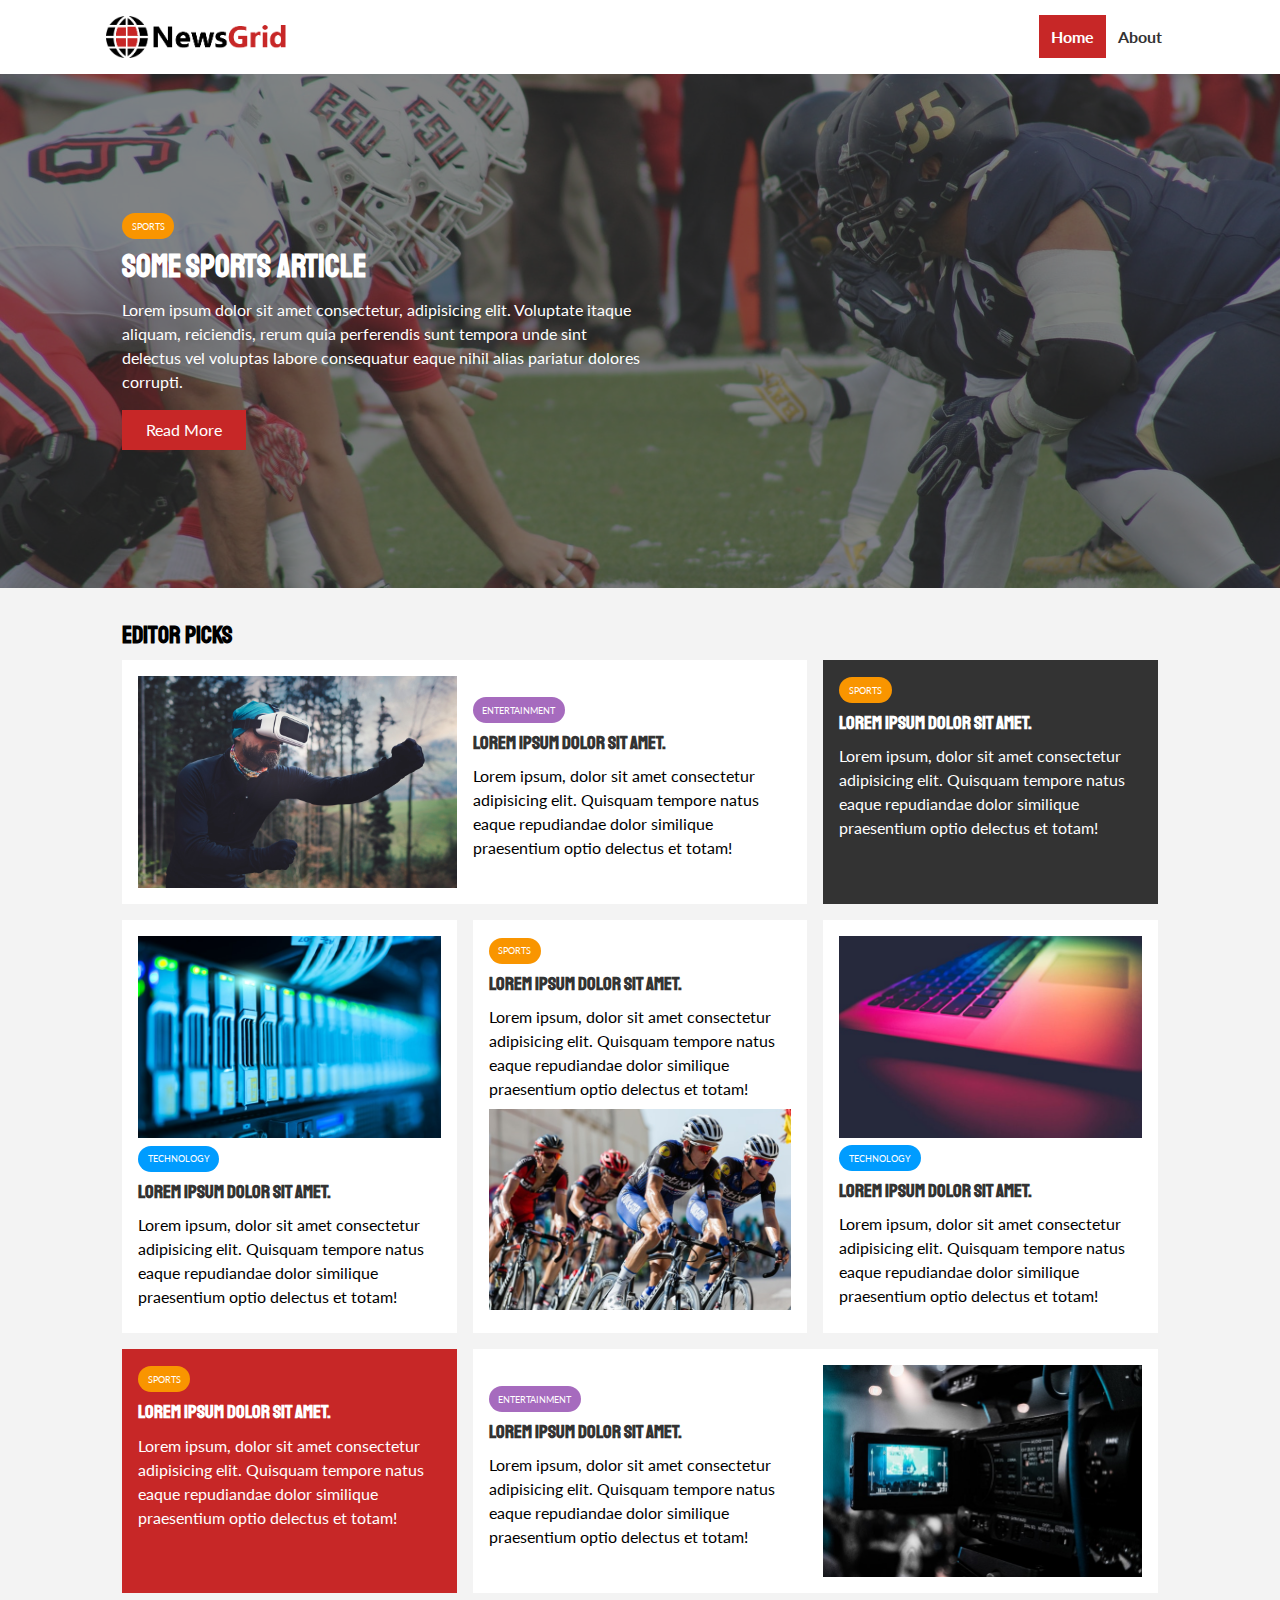
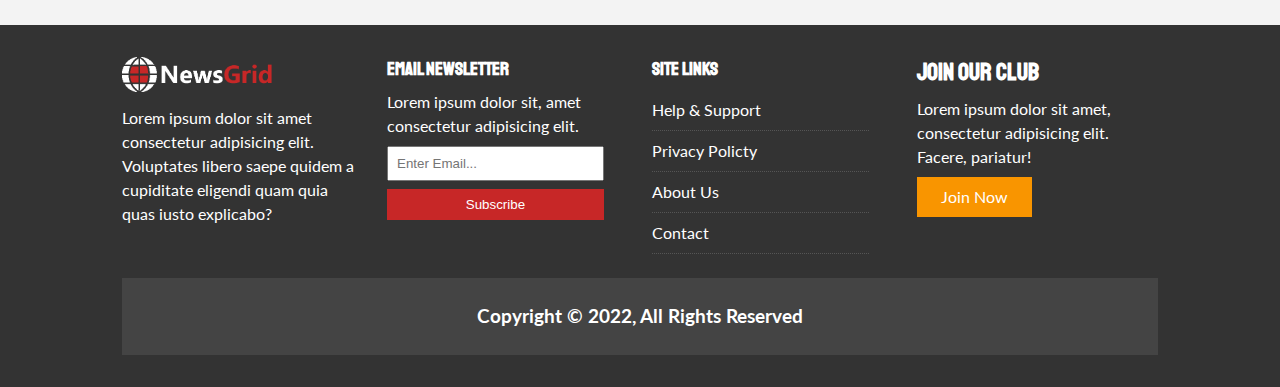
<file: news-grid/index.html>
<!DOCTYPE html>
<html lang="en">
  <head>
    <meta charset="UTF-8" />
    <meta http-equiv="X-UA-Compatible" content="IE=edge" />
    <meta name="viewport" content="width=device-width, initial-scale=1.0" />
    <link
      rel="stylesheet"
      href="https://cdnjs.cloudflare.com/ajax/libs/font-awesome/5.13.0/css/all.min.css"
      integrity="sha256-h20CPZ0QyXlBuAw7A+KluUYx/3pK+c7lYEpqLTlxjYQ="
      crossorigin="anonymous"
    />
    <link
      href="https://fonts.googleapis.com/css2?family=Lato:wght@300&family=M+PLUS+Rounded+1c&family=Roboto:wght@300&family=Staatliches&display=swap"
      rel="stylesheet"
    />
    <link rel="stylesheet" href="css/style.css" />
    <link
      rel="stylesheet"
      media="screen and (max-width:768px"
      href="css/mobile.css"
    />
    <link rel="shortcut icon" type="image/x-icon" href="favicon.ico" />

    <title>News Grid | Latest News</title>
  </head>
  <body>
    <nav class="main-nav">
      <div class="container">
        <img src="img/logo.png" alt="NewsGrid" class="logo" />
        <div class="social">
          <a href="http://facebook.com"
            ><i class="fab fa-facebook fa-2x" target="_blank"></i
          ></a>
          <a href="http://twitter.com"
            ><i class="fab fa-twitter fa-2x" target="_blank"></i
          ></a>
          <a href="http://instagram.com"
            ><i class="fab fa-instagram fa-2x" target="_blank"></i
          ></a>
          <a href="http://youtube.com"
            ><i class="fab fa-youtube fa-2x" target="_blank"></i
          ></a>
        </div>
        <ul>
          <li><a class="current" href="index.html">Home</a></li>
          <li><a href="about.html">About</a></li>
        </ul>
      </div>
    </nav>

    <!-- Showcase -->
    <header class="showcase">
      <div class="container">
        <div class="showcase-container">
          <div class="showcase-content">
            <div class="category category-sports">Sports</div>
            <h1>Some Sports Article</h1>
            <p>
              Lorem ipsum dolor sit amet consectetur, adipisicing elit.
              Voluptate itaque aliquam, reiciendis, rerum quia perferendis sunt
              tempora unde sint delectus vel voluptas labore consequatur eaque
              nihil alias pariatur dolores corrupti.
            </p>
            <a href="article.html" class="btn btn-primary">Read More</a>
          </div>
        </div>
      </div>
    </header>

    <!-- Home Articles -->
    <section class="home-articles py-2">
      <div class="container">
        <h2>Editor Picks</h2>
        <div class="articles-container">
          <article class="card">
            <img src="img/articles/ent1.jpg" alt="" />
            <div>
              <div class="category category-ent">Entertainment</div>
              <h3><a href="article.html">Lorem ipsum dolor sit amet.</a></h3>
              <p>
                Lorem ipsum, dolor sit amet consectetur adipisicing elit.
                Quisquam tempore natus eaque repudiandae dolor similique
                praesentium optio delectus et totam!
              </p>
            </div>
          </article>
          <article class="card bg-dark">
            <div class="category category-sports">Sports</div>
            <h3><a href="article.html">Lorem ipsum dolor sit amet.</a></h3>
            <p>
              Lorem ipsum, dolor sit amet consectetur adipisicing elit. Quisquam
              tempore natus eaque repudiandae dolor similique praesentium optio
              delectus et totam!
            </p>
          </article>
          <article class="card">
            <img src="img/articles/tech1.jpg" alt="" />
            <div class="category category-tech">Technology</div>
            <h3><a href="article.html">Lorem ipsum dolor sit amet.</a></h3>
            <p>
              Lorem ipsum, dolor sit amet consectetur adipisicing elit. Quisquam
              tempore natus eaque repudiandae dolor similique praesentium optio
              delectus et totam!
            </p>
          </article>
          <article class="card">
            <div class="category category-sports">Sports</div>
            <h3><a href="article.html">Lorem ipsum dolor sit amet.</a></h3>
            <p>
              Lorem ipsum, dolor sit amet consectetur adipisicing elit. Quisquam
              tempore natus eaque repudiandae dolor similique praesentium optio
              delectus et totam!
            </p>
            <img src="img/articles/sports1.jpg" alt="" />
          </article>
          <article class="card">
            <img src="img/articles/tech2.jpg" alt="" />
            <div class="category category-tech">Technology</div>
            <h3><a href="article.html">Lorem ipsum dolor sit amet.</a></h3>
            <p>
              Lorem ipsum, dolor sit amet consectetur adipisicing elit. Quisquam
              tempore natus eaque repudiandae dolor similique praesentium optio
              delectus et totam!
            </p>
          </article>
          <article class="card bg-primary">
            <div class="category category-sports">Sports</div>
            <h3><a href="article.html">Lorem ipsum dolor sit amet.</a></h3>
            <p>
              Lorem ipsum, dolor sit amet consectetur adipisicing elit. Quisquam
              tempore natus eaque repudiandae dolor similique praesentium optio
              delectus et totam!
            </p>
          </article>
          <article class="card">
            <div>
              <div class="category category-ent">Entertainment</div>
              <h3><a href="article.html">Lorem ipsum dolor sit amet.</a></h3>
              <p>
                Lorem ipsum, dolor sit amet consectetur adipisicing elit.
                Quisquam tempore natus eaque repudiandae dolor similique
                praesentium optio delectus et totam!
              </p>
            </div>
            <img src="img/articles/ent2.jpg" alt="" />
          </article>
        </div>
      </div>
    </section>

    <!-- Footer -->
    <footer class="main-footer py-2">
      <div class="container footer-container">
        <div>
          <img src="img/logo_light.png" alt="NewsGrid" />
          <p>
            Lorem ipsum dolor sit amet consectetur adipisicing elit. Voluptates
            libero saepe quidem a cupiditate eligendi quam quia quas iusto
            explicabo?
          </p>
        </div>
        <div>
          <h3>Email Newsletter</h3>
          <p>Lorem ipsum dolor sit, amet consectetur adipisicing elit.</p>
          <form>
            <input type="email" placeholder="Enter Email..." />
            <input type="submit" value="Subscribe" class="btn btn-primary" />
          </form>
        </div>
        <div>
          <h3>Site Links</h3>
          <ul class="list">
            <li><a href="#">Help & Support</a></li>
            <li><a href="#">Privacy Policty</a></li>
            <li><a href="#">About Us</a></li>
            <li><a href="#">Contact </a></li>
          </ul>
        </div>
        <div>
          <h2>Join Our Club</h2>
          <p>
            Lorem ipsum dolor sit amet, consectetur adipisicing elit. Facere,
            pariatur!
          </p>
          <a href="" class="btn btn-secondary">Join Now</a>
        </div>
        <div>
          <p>Copyright &copy; 2022, All Rights Reserved</p>
        </div>
      </div>
    </footer>
  </body>
</html>
</file>
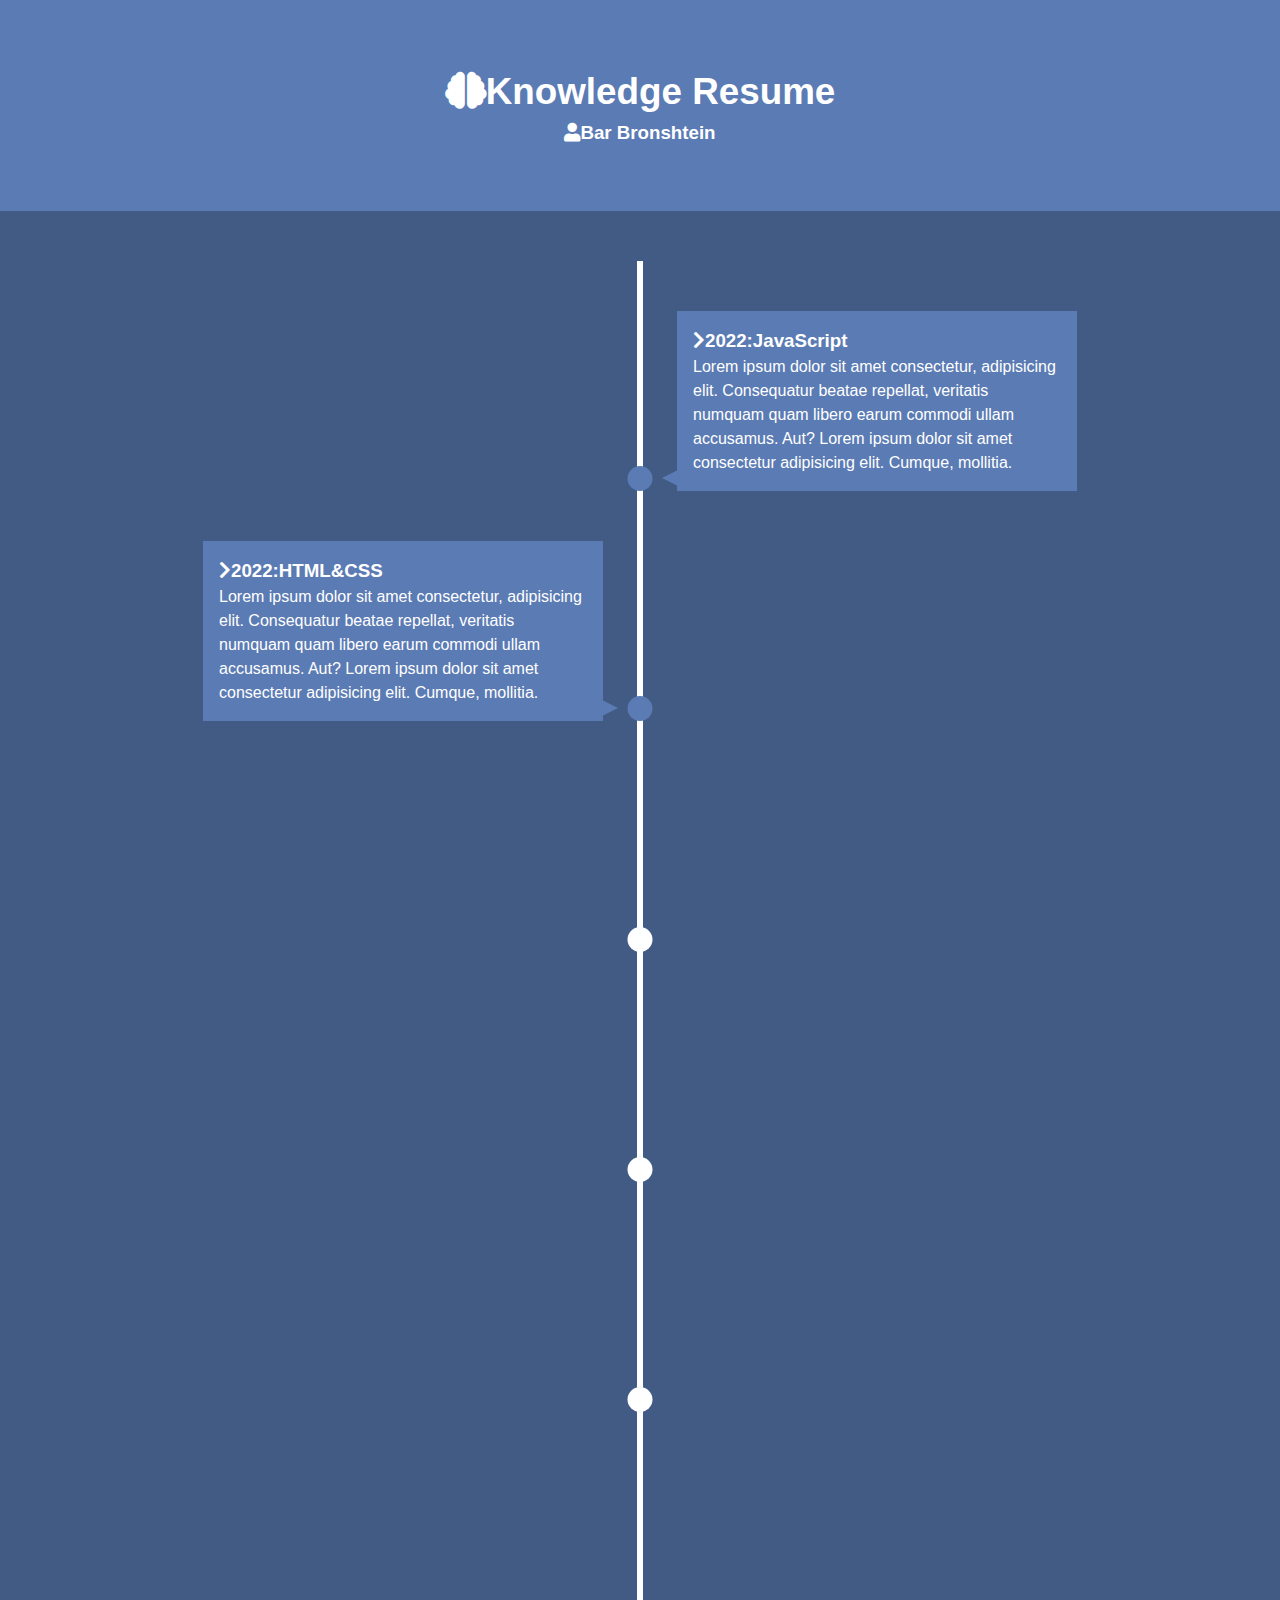
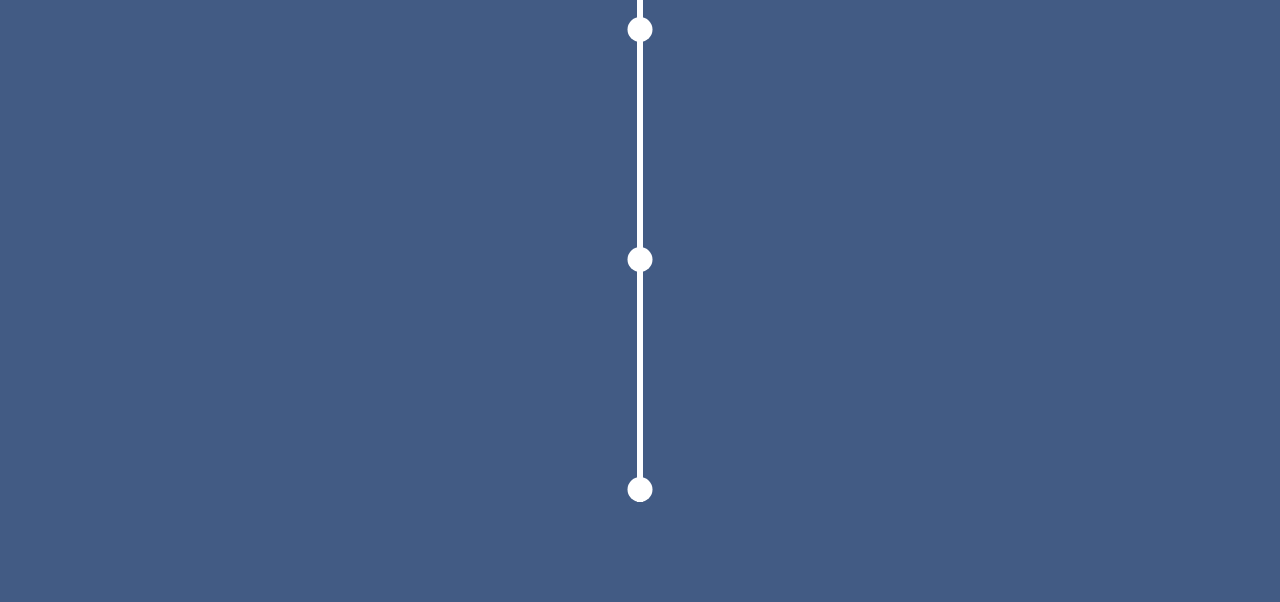
<file: mini-projects/knowledge-resume/index.html>
<!DOCTYPE html>
<html lang="en">
  <head>
    <meta charset="UTF-8" />
    <meta http-equiv="X-UA-Compatible" content="IE=edge" />
    <meta name="viewport" content="width=device-width, initial-scale=1.0" />
    <link
      rel="stylesheet"
      href="https://cdnjs.cloudflare.com/ajax/libs/font-awesome/5.8.2/css/all.css"
    />
    <link rel="stylesheet" href="style.css" />
    <title>Knowledge Timeline</title>
  </head>
  <body>
    <header class="main-header">
      <div class="container">
        <h1><i class="fas fa-brain"></i>Knowledge Resume</h1>
        <h3><i class="fas fa-user"></i>Bar Bronshtein</h3>
      </div>
    </header>
    <section class="timeline">
      <ul>
        <li>
          <div>
            <h3><i class="fas fa-chevron-right"></i>2022:JavaScript</h3>
            <p>
              Lorem ipsum dolor sit amet consectetur, adipisicing elit.
              Consequatur beatae repellat, veritatis numquam quam libero earum
              commodi ullam accusamus. Aut? Lorem ipsum dolor sit amet
              consectetur adipisicing elit. Cumque, mollitia.
            </p>
          </div>
        </li>
        <li>
          <div>
            <h3><i class="fas fa-chevron-right"></i>2022:HTML&CSS</h3>
            <p>
              Lorem ipsum dolor sit amet consectetur, adipisicing elit.
              Consequatur beatae repellat, veritatis numquam quam libero earum
              commodi ullam accusamus. Aut? Lorem ipsum dolor sit amet
              consectetur adipisicing elit. Cumque, mollitia.
            </p>
          </div>
        </li>
        <li>
          <div>
            <h3><i class="fas fa-chevron-right"></i>2022:Vue.js</h3>
            <p>
              Lorem ipsum dolor sit amet consectetur, adipisicing elit.
              Consequatur beatae repellat, veritatis numquam quam libero earum
              commodi ullam accusamus. Aut? Lorem ipsum dolor sit amet
              consectetur adipisicing elit. Cumque, mollitia.
            </p>
          </div>
        </li>
        <li>
          <div>
            <h3><i class="fas fa-chevron-right"></i>2022:NodeJs</h3>
            <p>
              Lorem ipsum dolor sit amet consectetur, adipisicing elit.
              Consequatur beatae repellat, veritatis numquam quam libero earum
              commodi ullam accusamus. Aut? Lorem ipsum dolor sit amet
              consectetur adipisicing elit. Cumque, mollitia.
            </p>
          </div>
        </li>

        <li>
          <div>
            <h3><i class="fas fa-chevron-right"></i>2022:Angular.js</h3>
            <p>
              Lorem ipsum dolor sit amet consectetur, adipisicing elit.
              Consequatur beatae repellat, veritatis numquam quam libero earum
              commodi ullam accusamus. Aut? Lorem ipsum dolor sit amet
              consectetur adipisicing elit. Cumque, mollitia.
            </p>
          </div>
        </li>
        <li>
          <div>
            <h3><i class="fas fa-chevron-right"></i>2022:React.js</h3>
            <p>
              Lorem ipsum dolor sit amet consectetur, adipisicing elit.
              Consequatur beatae repellat, veritatis numquam quam libero earum
              commodi ullam accusamus. Aut? Lorem ipsum dolor sit amet
              consectetur adipisicing elit. Cumque, mollitia.
            </p>
          </div>
        </li>
        <li>
          <div>
            <h3><i class="fas fa-chevron-right"></i>2022:jQuery & boostrap</h3>
            <p>
              Lorem ipsum dolor sit amet consectetur, adipisicing elit.
              Consequatur beatae repellat, veritatis numquam quam libero earum
              commodi ullam accusamus. Aut? Lorem ipsum dolor sit amet
              consectetur adipisicing elit. Cumque, mollitia.
            </p>
          </div>
        </li>
        <li>
          <div>
            <h3><i class="fas fa-chevron-right"></i>2022:MySQL & Mongodb</h3>
            <p>
              Lorem ipsum dolor sit amet consectetur, adipisicing elit.
              Consequatur beatae repellat, veritatis numquam quam libero earum
              commodi ullam accusamus. Aut? Lorem ipsum dolor sit amet
              consectetur adipisicing elit. Cumque, mollitia.
            </p>
          </div>
        </li>
      </ul>
    </section>
    <script src="main.js"></script>
  </body>
</html>
</file>
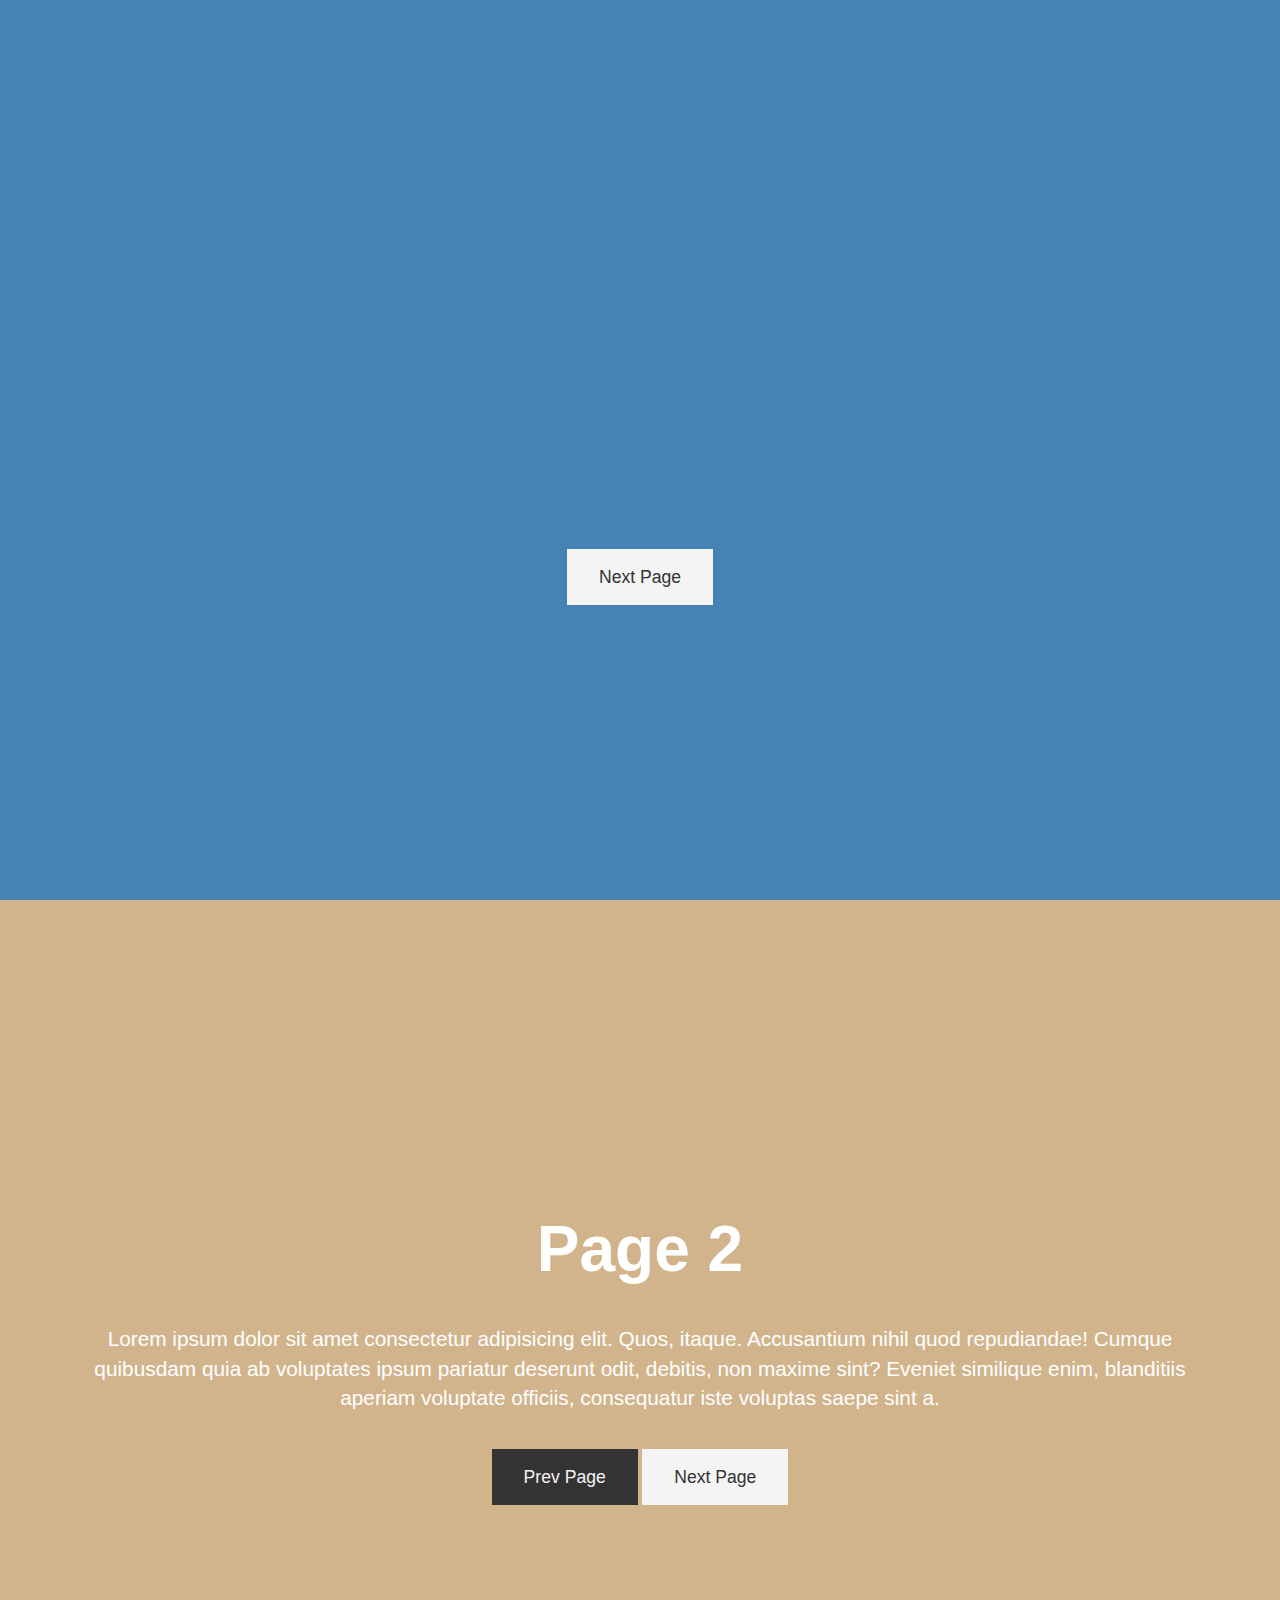
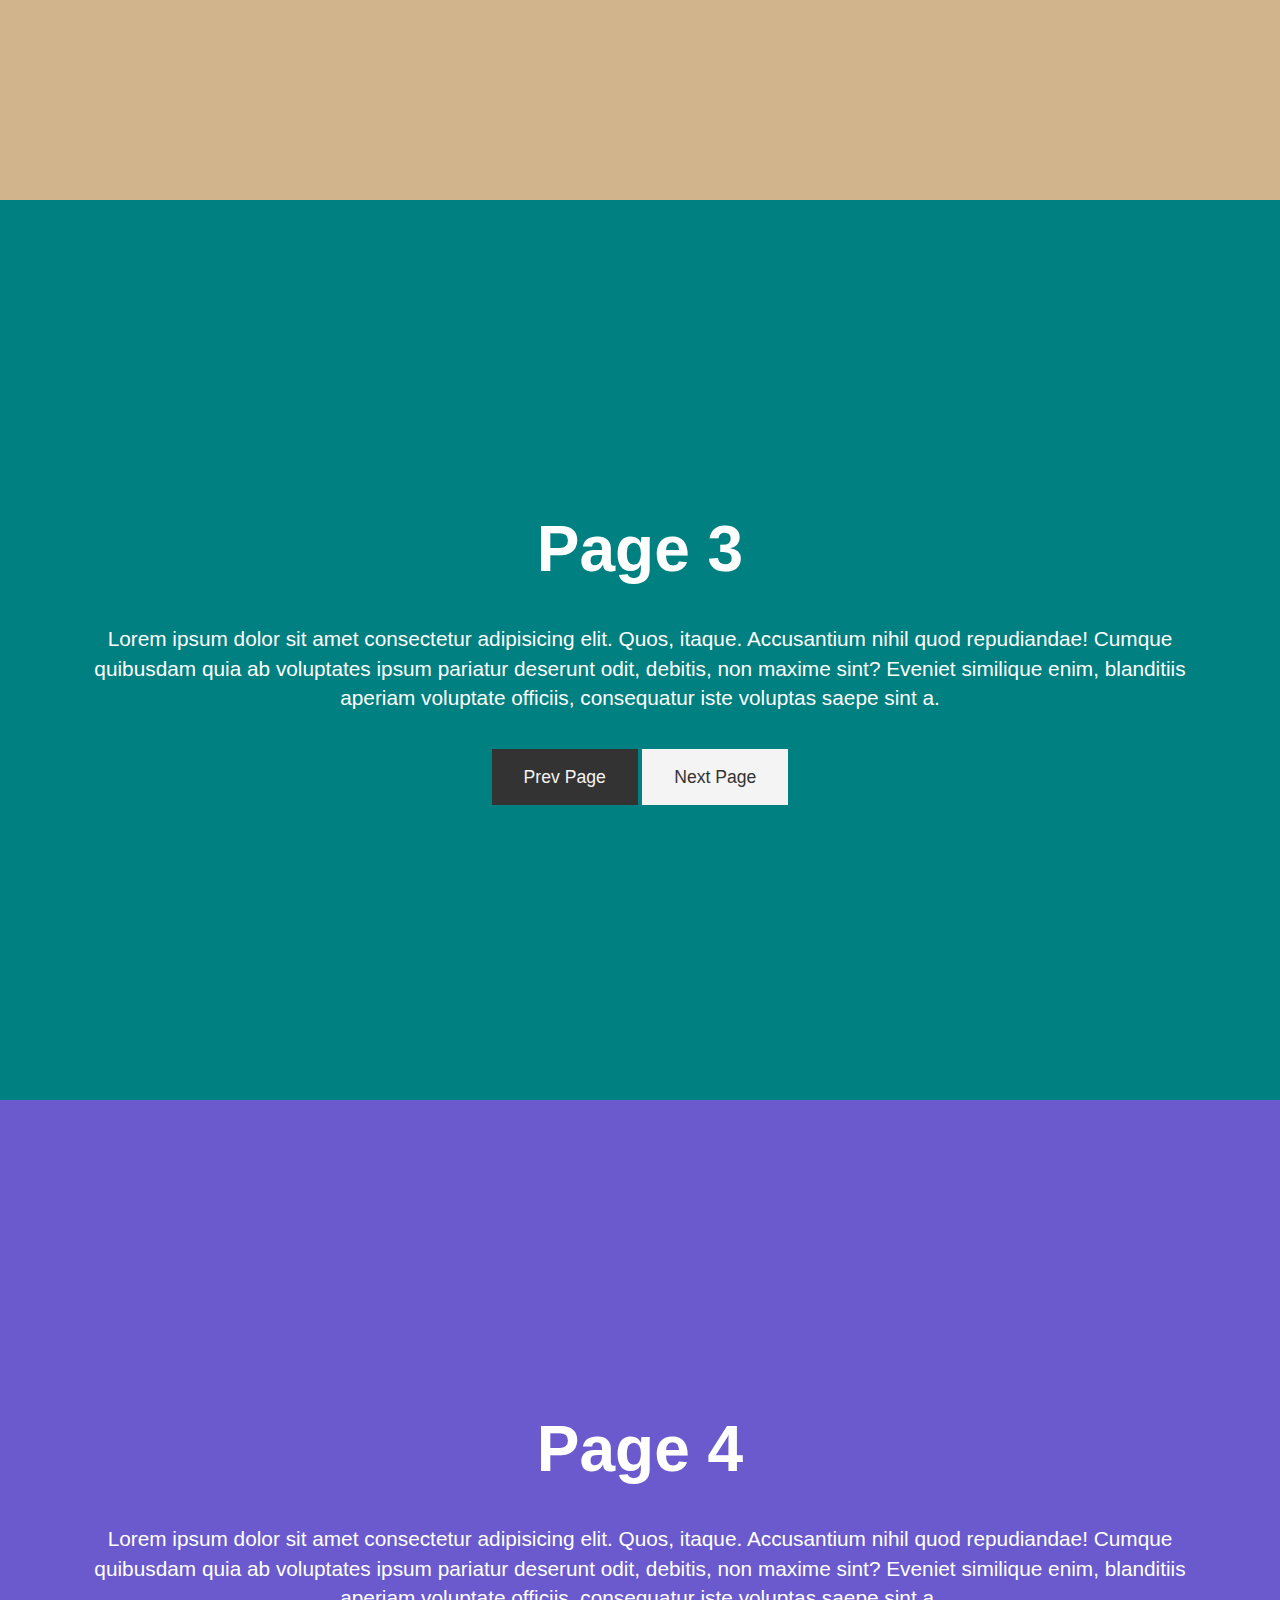
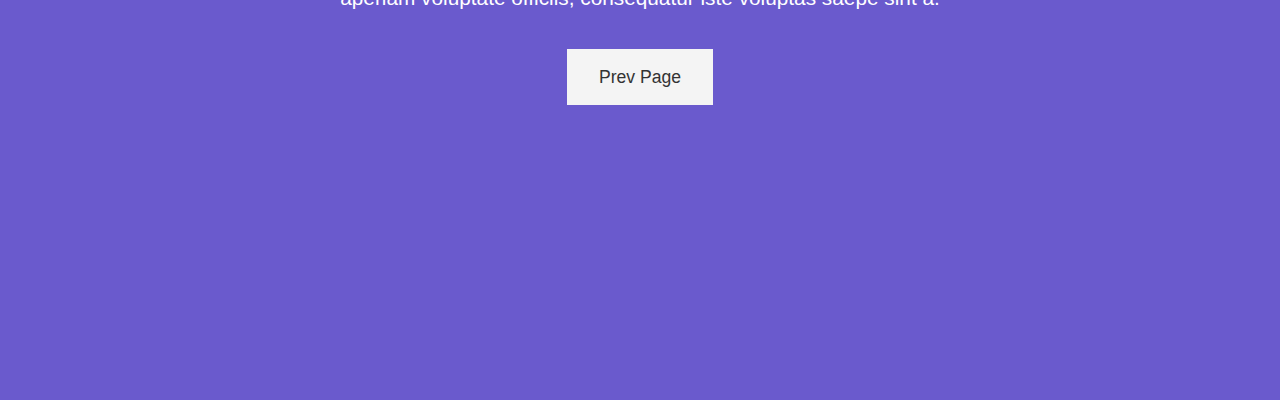
<file: mini-projects/Presentation/index.html>
<!DOCTYPE html>
<html lang="en">
  <head>
    <meta charset="UTF-8" />
    <meta http-equiv="X-UA-Compatible" content="IE=edge" />
    <meta name="viewport" content="width=device-width, initial-scale=1.0" />
    <link
      rel="stylesheet"
      href="https://use.fontawesome.com/releases/v5.6.3/css/all.css"
      integrity="sha384-UHRtZLI+pbxtHCWp1t77Bi1L4ZtiqrqD80Kn4Z8NTSRyMA2Fd33n5dQ8lWUE00s/"
      crossorigin="anonymous"
    />
    <link rel="stylesheet" href="css/style.css" />
    <title>Presentation</title>
  </head>
  <body>
    <!-- Page 1 - Intro -->
    <section id="page-1" class="page">
      <h1>Welcome To My Presentation</h1>
      <p>
        Lorem ipsum dolor sit amet consectetur adipisicing elit. Quos, itaque.
        Accusantium nihil quod repudiandae! Cumque quibusdam quia ab voluptates
        ipsum pariatur deserunt odit, debitis, non maxime sint? Eveniet
        similique enim, blanditiis aperiam voluptate officiis, consequatur iste
        voluptas saepe sint a.
      </p>
      <div>
        <a href="#page-2" class="btn">
          Next Page <i class="fas fa-arrow-circle-down"></i>
        </a>
      </div>
    </section>
    <!-- Page 2 -->
    <section id="page-2" class="page">
      <h1>Page 2</h1>
      <p>
        Lorem ipsum dolor sit amet consectetur adipisicing elit. Quos, itaque.
        Accusantium nihil quod repudiandae! Cumque quibusdam quia ab voluptates
        ipsum pariatur deserunt odit, debitis, non maxime sint? Eveniet
        similique enim, blanditiis aperiam voluptate officiis, consequatur iste
        voluptas saepe sint a.
      </p>
      <div>
        <a href="#page-1" class="btn btn-dark">
          Prev Page <i class="fas fa-arrow-circle-up"></i>
        </a>
        <a href="#page-3" class="btn">
          Next Page <i class="fas fa-arrow-circle-down"></i>
        </a>
      </div>
    </section>
    <!-- Page 3 -->
    <section id="page-3" class="page">
      <h1>Page 3</h1>
      <p>
        Lorem ipsum dolor sit amet consectetur adipisicing elit. Quos, itaque.
        Accusantium nihil quod repudiandae! Cumque quibusdam quia ab voluptates
        ipsum pariatur deserunt odit, debitis, non maxime sint? Eveniet
        similique enim, blanditiis aperiam voluptate officiis, consequatur iste
        voluptas saepe sint a.
      </p>
      <div>
        <a href="#page-2" class="btn btn-dark">
          Prev Page <i class="fas fa-arrow-circle-up"></i>
        </a>
        <a href="#page-4" class="btn">
          Next Page <i class="fas fa-arrow-circle-down"></i>
        </a>
      </div>
    </section>
    <!-- Page 4 -->
    <section id="page-4" class="page">
      <h1>Page 4</h1>
      <p>
        Lorem ipsum dolor sit amet consectetur adipisicing elit. Quos, itaque.
        Accusantium nihil quod repudiandae! Cumque quibusdam quia ab voluptates
        ipsum pariatur deserunt odit, debitis, non maxime sint? Eveniet
        similique enim, blanditiis aperiam voluptate officiis, consequatur iste
        voluptas saepe sint a.
      </p>
      <div>
        <a href="#page-3" class="btn">
          Prev Page <i class="fas fa-arrow-circle-up"></i>
        </a>
      </div>
    </section>
  </body>
</html>
</file>
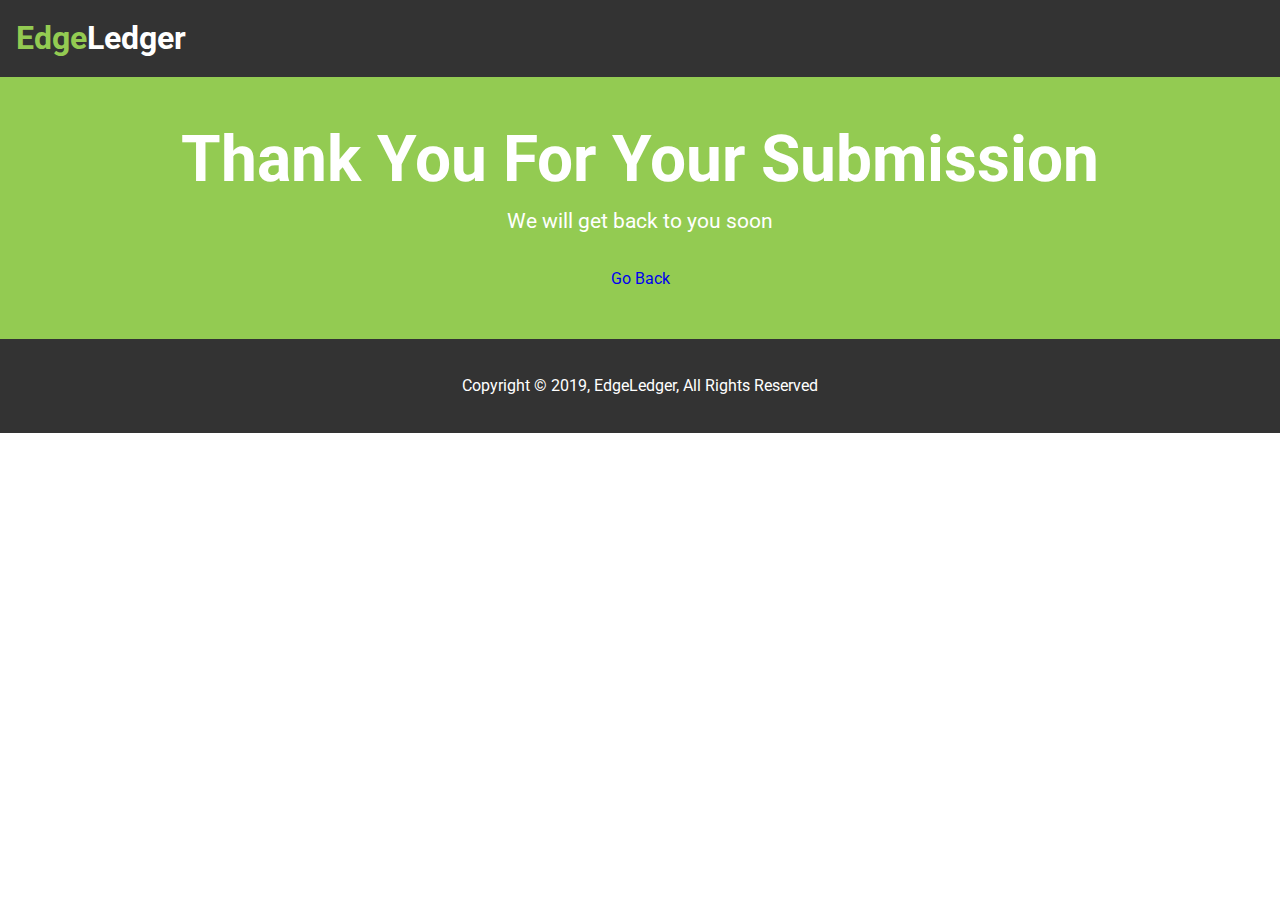
<file: edLedger/success.html>
<!DOCTYPE html>
<html lang="en">
<head>
  <meta charset="UTF-8">
  <meta name="viewport" content="width=device-width, initial-scale=1.0">
  <meta http-equiv="X-UA-Compatible" content="ie=edge">
  <link rel="stylesheet" href="https://use.fontawesome.com/releases/v5.6.3/css/all.css" integrity="sha384-UHRtZLI+pbxtHCWp1t77Bi1L4ZtiqrqD80Kn4Z8NTSRyMA2Fd33n5dQ8lWUE00s/" crossorigin="anonymous">
  <link rel="stylesheet" href="css/style.css">
  <link rel="stylesheet" media="screen and (max-width: 768px)" href="css/mobile.css">
  <link rel="stylesheet" media="screen and (min-width: 1100px)" href="css/widescreen.css">
  <title>EdgeLedger Financial | Accounting & Investment</title>
</head>
<body>
  <!-- Navbar -->
  <nav id="navbar">
    <h1 class="logo">
      <span class="text-primary">
        <i class="fas fa-book-open"></i> Edge</span>Ledger
    </h1>
  </nav>

  <section id="success" class="bg-primary py-3 text-center">
      <div class="container">
          <h1 class="l-heading">Thank You For Your Submission</h2>
            <p class="lead">We will get back to you soon</p>
            <a href="/index.html">Go Back</a>
      </div>
  </section>


  <!-- Footer -->
  <footer id="main-footer" class="bg-dark text-center py-1">
    <div class="container">
      <p>Copyright &copy; 2019, EdgeLedger, All Rights Reserved</p>
    </div>
  </footer>
</body>
</html>
</file>
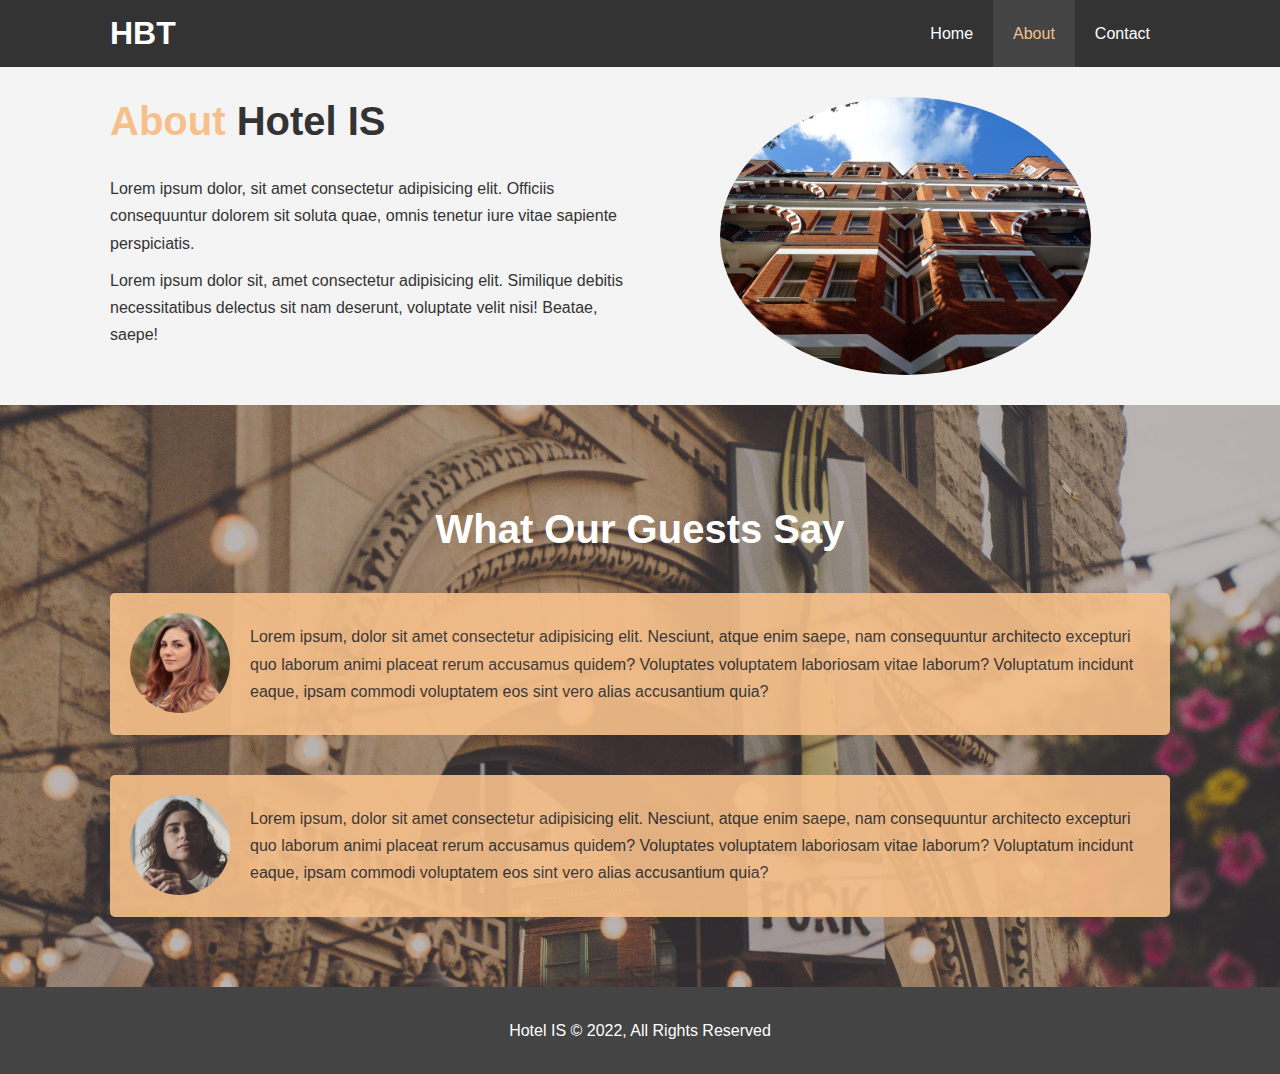
<file: hotel-website/about.html>
<!DOCTYPE html>
<html lang="en">
  <head>
    <meta charset="UTF-8" />
    <meta http-equiv="X-UA-Compatible" content="IE=edge" />
    <meta name="viewport" content="width=device-width, initial-scale=1.0" />
    <meta
      name="description"
      content="Welcome to the most extraordinary hotel in Israel Ashdod"
    />
    <meta name="keywords" content="hotel,israel hotel," />

    <link rel="stylesheet" href="css/style.css" />
    <link
      rel="stylesheet"
      media="screen and (max-width:768px)"
      href="css/mobile.css"
    />
    <title>Hotel IS | About</title>
  </head>
  <body>
    <header>
      <nav id="navbar">
        <div class="container">
          <h1 class="logo"><a href="index.html">HBT</a></h1>
          <ul>
            <li><a href="index.html">Home</a></li>
            <li><a class="current" href="about.html">About</a></li>
            <li><a href="contact.html">Contact</a></li>
          </ul>
        </div>
      </nav>
    </header>

    <section id="about-info" class="bg-light py-3">
      <div class="container">
        <div class="info-left">
          <h1 class="l-heading">
            <span class="text-primary">About</span> Hotel IS
          </h1>
          <p>
            Lorem ipsum dolor, sit amet consectetur adipisicing elit. Officiis
            consequuntur dolorem sit soluta quae, omnis tenetur iure vitae
            sapiente perspiciatis.
          </p>
          <p>
            Lorem ipsum dolor sit, amet consectetur adipisicing elit. Similique
            debitis necessitatibus delectus sit nam deserunt, voluptate velit
            nisi! Beatae, saepe!
          </p>
        </div>
        <div class="info-right">
          <img src="img/photo-2.jpg" alt="hotel" />
        </div>
      </div>
    </section>

    <div class="clr"></div>

    <section id="testimonials" class="py-3">
      <div class="container">
        <h2 class="l-heading">What Our Guests Say</h2>
        <div class="testimonial bg-primary">
          <img src="img/person-1.jpg" alt="Kate" />
          <p>
            Lorem ipsum, dolor sit amet consectetur adipisicing elit. Nesciunt,
            atque enim saepe, nam consequuntur architecto excepturi quo laborum
            animi placeat rerum accusamus quidem? Voluptates voluptatem
            laboriosam vitae laborum? Voluptatum incidunt eaque, ipsam commodi
            voluptatem eos sint vero alias accusantium quia?
          </p>
        </div>
        <div class="testimonial bg-primary">
          <img src="img/person-2.jpg" alt="Jane" />
          <p>
            Lorem ipsum, dolor sit amet consectetur adipisicing elit. Nesciunt,
            atque enim saepe, nam consequuntur architecto excepturi quo laborum
            animi placeat rerum accusamus quidem? Voluptates voluptatem
            laboriosam vitae laborum? Voluptatum incidunt eaque, ipsam commodi
            voluptatem eos sint vero alias accusantium quia?
          </p>
        </div>
      </div>
    </section>

    <footer id="main-footer">
      <p>Hotel IS &copy; 2022, All Rights Reserved</p>
    </footer>
  </body>
</html>
</file>
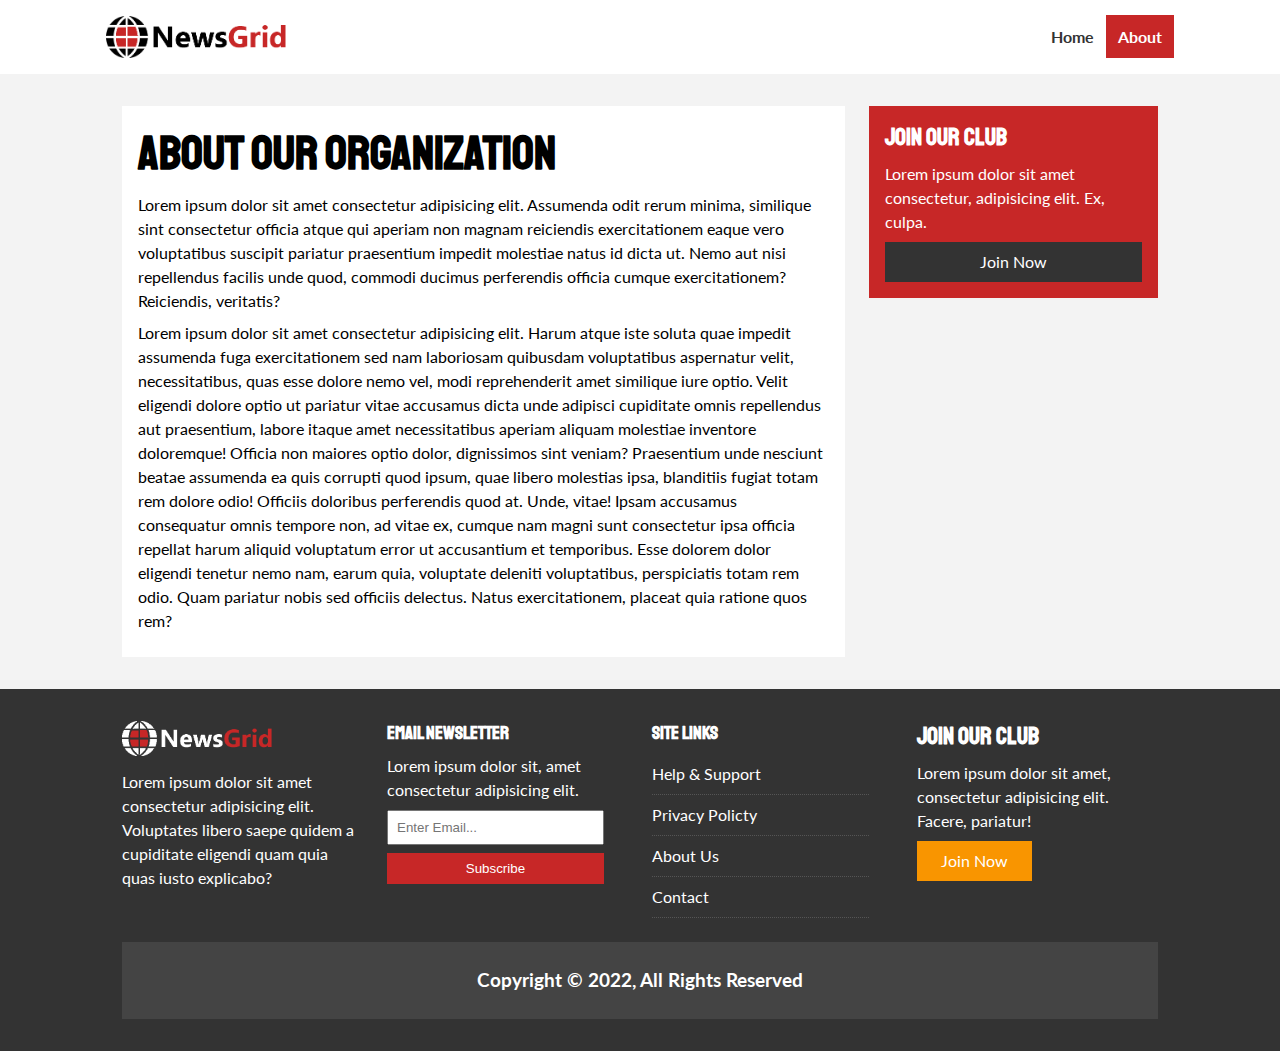
<file: news-grid/about.html>
<!DOCTYPE html>
<html lang="en">
  <head>
    <meta charset="UTF-8" />
    <meta http-equiv="X-UA-Compatible" content="IE=edge" />
    <meta name="viewport" content="width=device-width, initial-scale=1.0" />
    <link
      rel="stylesheet"
      href="https://cdnjs.cloudflare.com/ajax/libs/font-awesome/5.13.0/css/all.min.css"
      integrity="sha256-h20CPZ0QyXlBuAw7A+KluUYx/3pK+c7lYEpqLTlxjYQ="
      crossorigin="anonymous"
    />
    <link
      href="https://fonts.googleapis.com/css2?family=Lato:wght@300&family=M+PLUS+Rounded+1c&family=Roboto:wght@300&family=Staatliches&display=swap"
      rel="stylesheet"
    />
    <link rel="stylesheet" href="css/style.css" />
    <link
      rel="stylesheet"
      media="screen and (max-width:768px"
      href="css/mobile.css"
    />
    <link rel="shortcut icon" type="image/x-icon" href="favicon.ico" />

    <title>News Grid | About</title>
  </head>
  <body>
    <nav class="main-nav">
      <div class="container">
        <img src="img/logo.png" alt="NewsGrid" class="logo" />
        <div class="social">
          <a href="http://facebook.com"
            ><i class="fab fa-facebook fa-2x" target="_blank"></i
          ></a>
          <a href="http://twitter.com"
            ><i class="fab fa-twitter fa-2x" target="_blank"></i
          ></a>
          <a href="http://instagram.com"
            ><i class="fab fa-instagram fa-2x" target="_blank"></i
          ></a>
          <a href="http://youtube.com"
            ><i class="fab fa-youtube fa-2x" target="_blank"></i
          ></a>
        </div>
        <ul>
          <li><a href="index.html">Home</a></li>
          <li><a class="current" href="index.html">About</a></li>
        </ul>
      </div>
    </nav>

    <section class="about">
      <div class="container">
        <div class="page-container">
          <article class="card">
            <h1 class="l-heading">About Our Organization</h1>
            <p>
              Lorem ipsum dolor sit amet consectetur adipisicing elit. Assumenda
              odit rerum minima, similique sint consectetur officia atque qui
              aperiam non magnam reiciendis exercitationem eaque vero
              voluptatibus suscipit pariatur praesentium impedit molestiae natus
              id dicta ut. Nemo aut nisi repellendus facilis unde quod, commodi
              ducimus perferendis officia cumque exercitationem? Reiciendis,
              veritatis?
            </p>
            <p>
              Lorem ipsum dolor sit amet consectetur adipisicing elit. Harum
              atque iste soluta quae impedit assumenda fuga exercitationem sed
              nam laboriosam quibusdam voluptatibus aspernatur velit,
              necessitatibus, quas esse dolore nemo vel, modi reprehenderit amet
              similique iure optio. Velit eligendi dolore optio ut pariatur
              vitae accusamus dicta unde adipisci cupiditate omnis repellendus
              aut praesentium, labore itaque amet necessitatibus aperiam aliquam
              molestiae inventore doloremque! Officia non maiores optio dolor,
              dignissimos sint veniam? Praesentium unde nesciunt beatae
              assumenda ea quis corrupti quod ipsum, quae libero molestias ipsa,
              blanditiis fugiat totam rem dolore odio! Officiis doloribus
              perferendis quod at. Unde, vitae! Ipsam accusamus consequatur
              omnis tempore non, ad vitae ex, cumque nam magni sunt consectetur
              ipsa officia repellat harum aliquid voluptatum error ut
              accusantium et temporibus. Esse dolorem dolor eligendi tenetur
              nemo nam, earum quia, voluptate deleniti voluptatibus,
              perspiciatis totam rem odio. Quam pariatur nobis sed officiis
              delectus. Natus exercitationem, placeat quia ratione quos rem?
            </p>
          </article>
          <aside class="card bg-primary">
            <h2>Join Our Club</h2>
            <p>
              Lorem ipsum dolor sit amet consectetur, adipisicing elit. Ex,
              culpa.
            </p>
            <a href="" class="btn btn-dark btn-block">Join Now</a>
          </aside>
        </div>
      </div>
    </section>

    <!-- Footer -->
    <footer class="main-footer py-2">
      <div class="container footer-container">
        <div>
          <img src="img/logo_light.png" alt="NewsGrid" />
          <p>
            Lorem ipsum dolor sit amet consectetur adipisicing elit. Voluptates
            libero saepe quidem a cupiditate eligendi quam quia quas iusto
            explicabo?
          </p>
        </div>
        <div>
          <h3>Email Newsletter</h3>
          <p>Lorem ipsum dolor sit, amet consectetur adipisicing elit.</p>
          <form>
            <input type="email" placeholder="Enter Email..." />
            <input type="submit" value="Subscribe" class="btn btn-primary" />
          </form>
        </div>
        <div>
          <h3>Site Links</h3>
          <ul class="list">
            <li><a href="#">Help & Support</a></li>
            <li><a href="#">Privacy Policty</a></li>
            <li><a href="#">About Us</a></li>
            <li><a href="#">Contact </a></li>
          </ul>
        </div>
        <div>
          <h2>Join Our Club</h2>
          <p>
            Lorem ipsum dolor sit amet, consectetur adipisicing elit. Facere,
            pariatur!
          </p>
          <a href="" class="btn btn-secondary">Join Now</a>
        </div>
        <div>
          <p>Copyright &copy; 2022, All Rights Reserved</p>
        </div>
      </div>
    </footer>
  </body>
</html>
</file>
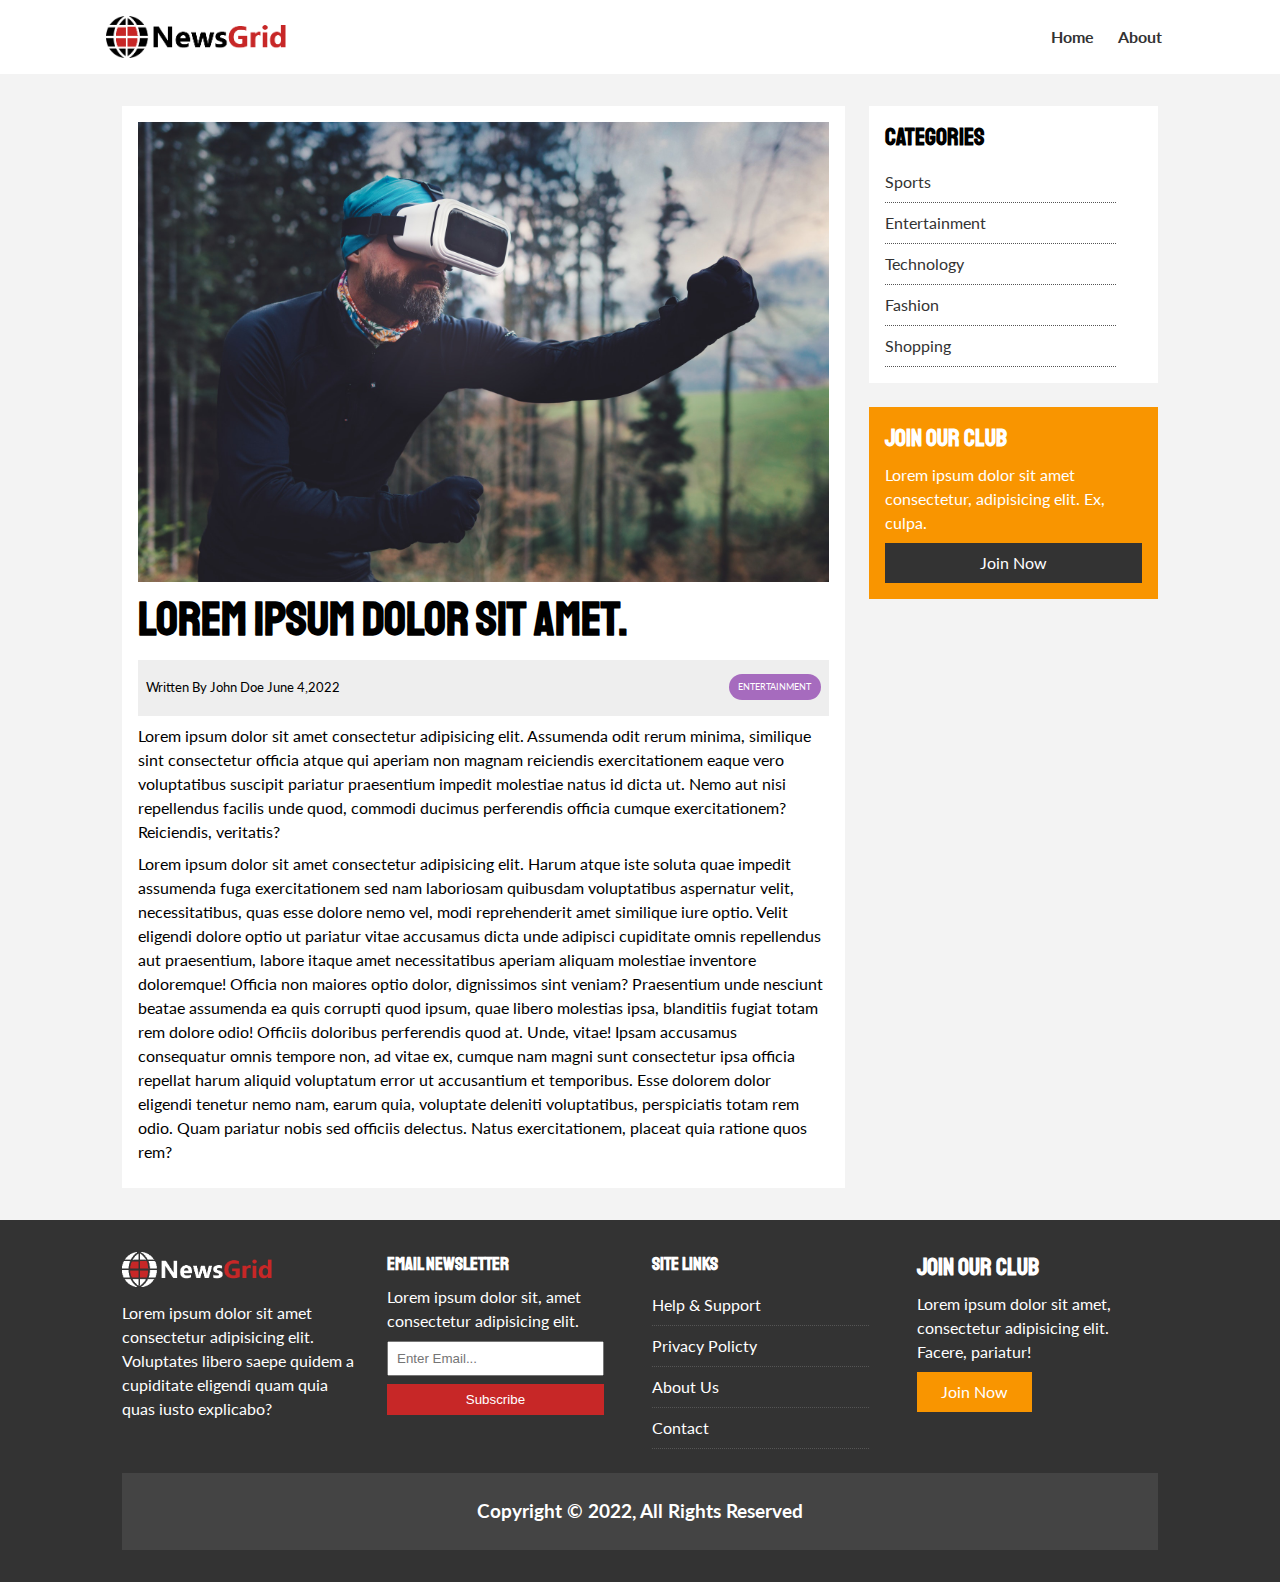
<file: news-grid/article.html>
<!DOCTYPE html>
<html lang="en">
  <head>
    <meta charset="UTF-8" />
    <meta http-equiv="X-UA-Compatible" content="IE=edge" />
    <meta name="viewport" content="width=device-width, initial-scale=1.0" />
    <link
      rel="stylesheet"
      href="https://cdnjs.cloudflare.com/ajax/libs/font-awesome/5.13.0/css/all.min.css"
      integrity="sha256-h20CPZ0QyXlBuAw7A+KluUYx/3pK+c7lYEpqLTlxjYQ="
      crossorigin="anonymous"
    />
    <link
      href="https://fonts.googleapis.com/css2?family=Lato:wght@300&family=M+PLUS+Rounded+1c&family=Roboto:wght@300&family=Staatliches&display=swap"
      rel="stylesheet"
    />
    <link rel="stylesheet" href="css/style.css" />
    <link
      rel="stylesheet"
      media="screen and (max-width:768px"
      href="css/mobile.css"
    />
    <link rel="shortcut icon" type="image/x-icon" href="favicon.ico" />

    <title>News Grid | Latest News</title>
  </head>
  <body>
    <nav class="main-nav">
      <div class="container">
        <img src="img/logo.png" alt="NewsGrid" class="logo" />
        <div class="social">
          <a href="http://facebook.com"
            ><i class="fab fa-facebook fa-2x" target="_blank"></i
          ></a>
          <a href="http://twitter.com"
            ><i class="fab fa-twitter fa-2x" target="_blank"></i
          ></a>
          <a href="http://instagram.com"
            ><i class="fab fa-instagram fa-2x" target="_blank"></i
          ></a>
          <a href="http://youtube.com"
            ><i class="fab fa-youtube fa-2x" target="_blank"></i
          ></a>
        </div>
        <ul>
          <li><a href="index.html">Home</a></li>
          <li><a href="index.html">About</a></li>
        </ul>
      </div>
    </nav>

    <section class="article">
      <div class="container">
        <div class="page-container">
          <article class="card">
            <img src="img/articles/ent1.jpg" alt="" />
            <h1 class="l-heading">Lorem ipsum dolor sit amet.</h1>
            <div class="meta">
              <small>
                <i class="fas fa-user"></i> Written By John Doe June 4,2022
              </small>
              <div class="category category-ent">Entertainment</div>
            </div>
            <p>
              Lorem ipsum dolor sit amet consectetur adipisicing elit. Assumenda
              odit rerum minima, similique sint consectetur officia atque qui
              aperiam non magnam reiciendis exercitationem eaque vero
              voluptatibus suscipit pariatur praesentium impedit molestiae natus
              id dicta ut. Nemo aut nisi repellendus facilis unde quod, commodi
              ducimus perferendis officia cumque exercitationem? Reiciendis,
              veritatis?
            </p>
            <p>
              Lorem ipsum dolor sit amet consectetur adipisicing elit. Harum
              atque iste soluta quae impedit assumenda fuga exercitationem sed
              nam laboriosam quibusdam voluptatibus aspernatur velit,
              necessitatibus, quas esse dolore nemo vel, modi reprehenderit amet
              similique iure optio. Velit eligendi dolore optio ut pariatur
              vitae accusamus dicta unde adipisci cupiditate omnis repellendus
              aut praesentium, labore itaque amet necessitatibus aperiam aliquam
              molestiae inventore doloremque! Officia non maiores optio dolor,
              dignissimos sint veniam? Praesentium unde nesciunt beatae
              assumenda ea quis corrupti quod ipsum, quae libero molestias ipsa,
              blanditiis fugiat totam rem dolore odio! Officiis doloribus
              perferendis quod at. Unde, vitae! Ipsam accusamus consequatur
              omnis tempore non, ad vitae ex, cumque nam magni sunt consectetur
              ipsa officia repellat harum aliquid voluptatum error ut
              accusantium et temporibus. Esse dolorem dolor eligendi tenetur
              nemo nam, earum quia, voluptate deleniti voluptatibus,
              perspiciatis totam rem odio. Quam pariatur nobis sed officiis
              delectus. Natus exercitationem, placeat quia ratione quos rem?
            </p>
          </article>

          <aside class="categories card">
            <h2>Categories</h2>
            <ul class="list">
              <li>
                <a href="#"><i class="fas fa-chevron-right"></i> Sports</a>
              </li>
              <li>
                <a href="#"
                  ><i class="fas fa-chevron-right"></i> Entertainment</a
                >
              </li>
              <li>
                <a href="#"><i class="fas fa-chevron-right"></i> Technology</a>
              </li>
              <li>
                <a href="#"><i class="fas fa-chevron-right"></i> Fashion</a>
              </li>
              <li>
                <a href="#"><i class="fas fa-chevron-right"></i> Shopping</a>
              </li>
            </ul>
          </aside>

          <aside class="card bg-secondary">
            <h2>Join Our Club</h2>
            <p>
              Lorem ipsum dolor sit amet consectetur, adipisicing elit. Ex,
              culpa.
            </p>
            <a href="" class="btn btn-dark btn-block">Join Now</a>
          </aside>
        </div>
      </div>
    </section>

    <!-- Footer -->
    <footer class="main-footer py-2">
      <div class="container footer-container">
        <div>
          <img src="img/logo_light.png" alt="NewsGrid" />
          <p>
            Lorem ipsum dolor sit amet consectetur adipisicing elit. Voluptates
            libero saepe quidem a cupiditate eligendi quam quia quas iusto
            explicabo?
          </p>
        </div>
        <div>
          <h3>Email Newsletter</h3>
          <p>Lorem ipsum dolor sit, amet consectetur adipisicing elit.</p>
          <form>
            <input type="email" placeholder="Enter Email..." />
            <input type="submit" value="Subscribe" class="btn btn-primary" />
          </form>
        </div>
        <div>
          <h3>Site Links</h3>
          <ul class="list">
            <li><a href="#">Help & Support</a></li>
            <li><a href="#">Privacy Policty</a></li>
            <li><a href="#">About Us</a></li>
            <li><a href="#">Contact </a></li>
          </ul>
        </div>
        <div>
          <h2>Join Our Club</h2>
          <p>
            Lorem ipsum dolor sit amet, consectetur adipisicing elit. Facere,
            pariatur!
          </p>
          <a href="" class="btn btn-secondary">Join Now</a>
        </div>
        <div>
          <p>Copyright &copy; 2022, All Rights Reserved</p>
        </div>
      </div>
    </footer>
  </body>
</html>
</file>
<file: news-grid/css/style.css>
:root {
  --primary-color: #c72727;
  --secondary-color: #f99500;
  --light-color: #f3f3f3;
  --dark-color: #333;
  --max-width: 1100px;
}

.category {
  --sports-color: #f99500;
  --ent-color: #a66bbe;
  --tech-color: #009cff;
}

* {
  margin: 0;
  padding: 0;
  box-sizing: border-box;
}

body {
  font-family: 'Lato', sans-serif;
  line-height: 1.5;
  background: var(--light-color);
}

a {
  color: #333;
  text-decoration: none;
}

ul {
  list-style: none;
}

p {
  margin: 0.5rem 0;
}

img {
  width: 100%;
  object-fit: contain;
}

h1,
h2,
h3,
h4,
h5,
h6 {
  font-family: 'Staatliches', cursive;
  margin-bottom: 0.55rem;
  line-height: 1.3;
}

/* Utility */
.container {
  max-width: var(--max-width);
  margin: auto;
  padding: 0 2rem;
  overflow: hidden;
}

.category {
  display: inline-block;
  color: #fff;
  font-size: 0.55rem;
  text-transform: uppercase;
  padding: 0.4rem 0.6rem;
  border-radius: 15px;
  margin-bottom: 0.5rem;
}

.category-sports {
  background: var(--sports-color);
}
.category-ent {
  background: var(--ent-color);
}
.category-tech {
  background: var(--tech-color);
}

.btn {
  display: inline-block;
  border: none;
  background: var(--dark-color);
  color: #fff;
  padding: 0.5rem 1.5rem;
}

.btn-light {
  background: var(--light-color);
}
.btn-primary {
  background: var(--primary-color);
}
.btn-secondary {
  background: var(--secondary-color);
}

.btn-block {
  display: block;
  width: 100%;
  text-align: center;
}

.btn:hover {
  opacity: 0.9;
}

.card {
  background: #fff;
  padding: 1rem;
}

.bg-dark {
  background: var(--dark-color);
  color: #fff;
}
.bg-primary {
  background: var(--primary-color);
  color: #fff;
}
.bg-secondary {
  background: var(--secondary-color);
  color: #fff;
}

.bg-dark h1,
.bg-dark h2,
.bg-dark h3,
.bg-dark a,
.bg-primary h1,
.bg-primary h2,
.bg-primary h3,
.bg-primary a,
.bg-secondary h1,
.bg-secondary h2,
.bg-secondary h3,
.bg-secondary a {
  color: #fff;
}

.py-1 {
  padding: 1.5rem 0;
}
.py-2 {
  padding: 2rem 0;
}
.py-3 {
  padding: 3rem 0;
}
.p-1 {
  padding: 1.5rem;
}
.p-2 {
  padding: 2rem;
}
.p-3 {
  padding: 3rem;
}

.l-heading {
  font-size: 3rem;
}

.list li {
  padding: 0.5rem 0;
  border-bottom: #555 dotted 1px;
  width: 90%;
}

.list li a:hover {
  color: var(--primary-color);
}

/* Inner page grid container */
.page-container {
  display: grid;
  grid-template-columns: 5fr 2fr;
  margin: 2rem 0;
  grid-gap: 1.5rem;
}

.page-container > *:first-child {
  grid-row: 1 / span 3;
}

/* Navigation */
.main-nav {
  background: #fff;
  position: sticky;
  top: 0;
  z-index: 20;
}

.main-nav .container {
  display: grid;
  grid-template-columns: 6fr 3fr 2fr;
  padding: 1rem;
  align-items: center;
}

.main-nav .logo {
  width: 180px;
}

.main-nav ul {
  justify-self: end;
  display: flex;
}

.main-nav ul li a {
  padding: 0.75rem;
  font-weight: bold;
}

.main-nav ul li a.current {
  background: var(--primary-color);
  color: #fff;
}

.main-nav ul li a:hover {
  background: var(--light-color);
  color: var(--dark-color);
}

.main-nav .social {
  justify-self: center;
}

.main-nav .social i {
  color: #777;
  margin-right: 0.5rem;
}

/* Showcase */
.showcase {
  color: #fff;
  background: #333;
  padding: 2rem;
  position: relative;
}

.showcase::before {
  content: '';
  background: url(../img/featured.jpg) no-repeat center center/cover;
  position: absolute;
  top: 0;
  left: 0;
  width: 100%;
  height: 100%;
  opacity: 0.4;
}

.showcase .showcase-container {
  display: grid;
  grid-template-columns: repeat(2, 1fr);
  justify-content: center;
  align-items: center;
  height: 50vh;
}

.showcase .showcase-content {
  z-index: 10;
}

.showcase .showcase-content p {
  margin-bottom: 1rem;
}

/* Home Articles */
.home-articles .articles-container {
  display: grid;
  grid-template-columns: repeat(3, 1fr);
  grid-gap: 1rem;
}

.home-articles .articles-container > *:first-child,
.home-articles .articles-container > *:last-child {
  display: grid;
  grid-template-columns: repeat(2, 1fr);
  grid-gap: 1rem;
  align-items: center;
  grid-column: 1 / span 2;
}

.home-articles .articles-container > *:last-child {
  grid-column: 2 / span 2;
}

.article .meta {
  display: flex;
  justify-content: space-between;
  align-items: center;
  background: #eee;
  padding: 0.5rem;
}

.article .meta .category {
  margin-top: 0.4rem;
}

/* Footer */
.main-footer {
  background: var(--dark-color);
  color: #fff;
}

.main-footer img {
  width: 150px;
}

.main-footer a {
  color: #fff;
}

.main-footer .footer-container {
  display: grid;
  grid-template-columns: repeat(4, 1fr);
  grid-gap: 1.5rem;
}

.main-footer .footer-container > *:last-child {
  background: #444;
  grid-column: 1 / span 4;
  padding: 1rem;
  text-align: center;
  font-size: 1.2rem;
  font-weight: bold;
}

.main-footer .footer-container input[type='email'] {
  width: 90%;
  padding: 0.5rem;
  margin-bottom: 0.5rem;
}

.main-footer .footer-container input[type='submit'] {
  width: 90%;
}
</file>
<file: news-grid/css/mobile.css>
/* Navigation */
.main-nav .social {
  display: none;
}

.main-nav .container {
  grid-template-columns: 1fr;
  grid-gap: 1.2rem;
}

.main-nav ul,
.main-nav .logo {
  justify-self: center;
}

.main-nav ul li a {
  padding: 0.5rem;
}

.home-articles .articles-container {
  grid-template-columns: repeat(2, 1fr);
}

.home-articles .articles-container > *:first-child,
.home-articles .articles-container > *:last-child {
  grid-template-columns: 1fr;
  grid-column: 1;
}

@media (max-width: 600px) {
  /* Stack Grid Items */
  .showcase .showcase-container,
  .home-articles .articles-container,
  .main-footer .footer-container {
    grid-template-columns: 1fr;
  }

  .main-footer .footer-container > *:last-child {
    grid-column: 1;
  }

  .main-footer .footer-container > *:first-child,
  .main-footer .footer-container > *:nth-child(2) {
    border-bottom: #444 dotted 1px;
    padding-bottom: 1rem;
  }

  .page-container {
    grid-template-columns: 1fr;
    text-align: center;
  }

  .page-container > *:first-child {
    grid-row: 1;
  }

  .l-heading {
    font-size: 2rem;
  }
}
</file>
<file: mini-projects/knowledge-resume/style.css>
:root {
  --primary-color: #425b84;
  --secondary-color: #5b7bb4;
  --max-width: 1100px;
}

* {
  margin: 0;
  padding: 0;
  box-sizing: border-box;
}

body {
  font: normal 1rem/1.5 'Arial', sans-serif;
  background: var(--primary-color);
  color: #fff;
  overflow-x: hidden;
  padding-bottom: 50px;
}

.main-header {
  background: var(--secondary-color);
  padding: 4rem 0;
}

.container {
  max-width: var(--max-width);
  margin: 0 auto;
  text-align: center;
}

h1 {
  font-size: 2.3rem;
}

.timeline ul {
  background: var(--primary-color);
  padding: 50px 0;
}

/* Create Line */
.timeline ul li {
  list-style: none;
  position: relative;
  width: 6px;
  margin: 0 auto;
  padding-top: 50px;
  background: #fff;
}

/* Boxes */
.timeline ul li div {
  position: relative;
  bottom: 0;
  width: 400px;
  padding: 1rem;
  background: var(--secondary-color);
  transition: all 0.5s ease-in-out;
  visibility: hidden;
  opacity: 0;
}

/* Right Side */
.timeline ul li:nth-child(odd) div {
  left: 40px;
  transform: translateX(200px);
}

/* Left Side */
.timeline ul li:nth-child(even) div {
  left: -434px;
  transform: translateX(-200px);
}

/* Dots */
.timeline ul li::after {
  content: '';
  position: absolute;
  left: 50%;
  bottom: 0;
  width: 25px;
  height: 25px;
  background-color: inherit;
  transform: translateX(-50%);
  border-radius: 50%;
  transition: all 0.5s ease-in-out;
}

/* Arrows Base */
.timeline div::before {
  content: '';
  position: absolute;
  bottom: 5px;
  width: 0;
  height: 0;
  border-style: solid;
}

/* Right Side Arrows */
.timeline ul li:nth-child(odd) div::before {
  left: -15px;
  border-width: 8px 16px 8px 0;
  border-color: transparent var(--secondary-color) transparent transparent;
}

/* Left Side Arrows */
.timeline ul li:nth-child(even) div::before {
  right: -15px;
  border-width: 8px 0 8px 16px;
  border-color: transparent transparent transparent var(--secondary-color);
}

/* Show Boxes */
.timeline ul li.show div {
  transform: none;
  visibility: visible;
  opacity: 1;
}

.timeline ul li.show::after {
  background: var(--secondary-color);
}

@media (max-width: 900px) {
  .timeline ul li div {
    width: 250px;
  }

  .timeline ul li:nth-child(even) div {
    left: -284px;
  }
}

@media (max-width: 600px) {
  .timeline ul li {
    margin-left: 20px;
  }

  .timeline ul li div {
    width: calc(100vw - 90px);
  }

  .timeline ul li:nth-child(even) div {
    left: 40px;
  }

  .timeline ul li:nth-child(even) div::before {
    left: -15px;
    border-width: 8px 16px 8px 0;
    border-color: transparent var(--secondary-color) transparent transparent;
  }
}
</file>
<file: edLedger/css/style.css>
@import url('https://fonts.googleapis.com/css?family=Roboto');

* {
  box-sizing: border-box;
  margin:0;
  padding: 0;
}

body {
  font-family: 'Roboto', sans-serif;
  line-height: 1.4;
}

a {
  text-decoration: none;
}

p {
  margin: 0.75rem 0;
}

/* Utility Classes */
.container {
  max-width: 1100px;
  margin: auto;
  padding: 0 2rem;
  overflow: hidden;
}

.text-center {
  text-align:center;
}

.text-primary {
  color: #93cb52;
}

.bg-light {
  background: #f4f4f4;
  color: #333;
}

.bg-dark {
  background: #333;
  color: #fff;
}

.bg-primary {
  background: #93cb52;
  color: #fff;
}

.l-heading {
  font-size: 4rem;
  margin-bottom: 0.75rem;
  line-height: 1.1;
}

.m-heading {
  font-size: 2rem;
  margin-bottom: 0.75rem;
  line-height: 1.1;
}

.lead {
  font-size: 1.3rem;
  margin-bottom: 2rem;
}

.py-1 { padding: 1.5rem 0; }
.py-2 { padding: 2rem 0; }
.py-3 { padding: 3rem 0; }

.p-1 { padding: 1.5rem; }
.p-2 { padding: 2rem; }
.p-3 { padding: 3rem; }

.btn {
  display: inline-block;
  color: #fff;
  background: #93cb52;
  padding: 0.5rem 2rem;
  border: none;
  border-radius: 5px;
}

.btn:hover {
  background: #7ab436;
}

.btn-dark {
  background: #333;
  color: #fff;
}

.list {
  margin: 0.5rem 0;
  list-style: none;
}

.list li {
  padding: 0.5rem 0;
  border-bottom: #444 dotted 1px;
}

/* Navbar */
#navbar {
  display: flex;
  position: sticky;
  top:0;
  background: #333;
  color: #fff;
  justify-content: space-between;
  z-index: 1;
  padding: 1rem;
}

#navbar ul {
  display: flex;
  align-items: center;
  list-style: none;
}

#navbar ul li a {
  color: #fff;
  padding: 0.75rem;
  margin: 0 0.25rem;
}

#navbar ul li a:hover {
  background: #93cb52;
  border-radius: 5px;
}

/* Showcase */
#showcase {
  background: #333 url('../img/showcase.jpg') no-repeat center center/cover;
  height: 100vh;
  color: #fff;
}

#showcase .showcase-content {
  display: flex;
  flex-direction: column;
  text-align: center;
  justify-content: center;
  align-items: center;
  height: 100%;
  padding: 0 2rem;
  /* Overlay */
  position: absolute;
  top: 65px;
  left:0;
  right: 0;
  bottom: 0;
  background-color: rgba(0,0,0,0.4);
}

/* Section: What We Do */
#what .items {
  display: flex;
  padding: 1rem;
}

#what .items .item {
  flex: 1;
  text-align: center;
  padding: 1rem;
}

#what .items .item i {
  background: #93cb52;
  padding: 1rem;
  border-radius: 50%;
  margin-bottom: 1rem;
}

/* Section: Who We Are */
#who {
  display: flex;
}

#who div {
  flex: 1;
}

#who .who-img {
  background: url('../img/people.jpg') no-repeat center center/cover;
}

/* Section: Clients */
#clients .items {
  display: flex;
}

#clients .items img {
  display: block;
  margin: auto;
  width: 60%;
}

/* Section: Contact */
#contact {
  display: flex;
}

#contact .map, #contact .contact-form {
  flex: 1;
}

#contact .contact-form .form-group {
  margin: 0.75rem;
}

#contact .contact-form label {
  display: block;
}

#contact .contact-form input,
#contact .contact-form textarea {
  width: 100%;
  padding: 0.5rem;
}
</file>
<file: edLedger/css/mobile.css>
#what .items {
  display: block;
  padding: 1rem;
}

/* Align icon to left */
#what .items .item {
  display: flex;
  text-align: left;
}

/* Position icon */
#what .items .item i {
  margin-right: 1.3rem;
  align-self: center;
  margin-bottom: 0;
}

/* Smartphones */
@media(max-width: 500px) {
  #navbar {
    flex-direction: column;
    align-items: center;
  }

  #navbar .logo {
    margin-bottom: 0.5rem;
    text-align: center;
  }

  #navbar ul {
    padding: 0.5rem;
  }

  #showcase .showcase-content {
    top: 110px;
  }

  #who {
    display: block;
  }

  #who .who-img {
    display: none;
  }

  #clients .items img {
    width: 80%;
  }

  #clients .items div:last-child {
    display: none;
  }

  #contact {
    flex-direction: column;
  }

  #contact .map {
    height: 200px;
    border-top: 4px solid #333;
  }
}

@media(max-height: 568px) {
  #showcase .showcase-content {
    margin-top: -2rem;
    top: 140px;
  }

  .l-heading {
    font-size: 3rem;
  }

  .lead {
    font-size: 1rem;
  }
}
</file>
<file: edLedger/css/widescreen.css>
/* Align icon to left */
#what .items .item {
  display: flex;
  text-align: left;
}

/* Position icon */
#what .items .item i {
  margin-right: 1.3rem;
  align-self: center;
  margin-bottom: 0;
}

#contact .map {
  flex: 2;
}
</file>
<file: hotel-website/css/style.css>
* {
  margin: 0;
  padding: 0;
  box-sizing: border-box;
}

/* Main styling */
html,
body {
  font-family: 'Segoe UI', Tahoma, Geneva, Verdana, sans-serif;
  line-height: 1.7em;
}

a {
  color: #333;
  text-decoration: none;
}

h1,
h2,
h3 {
  padding-bottom: 20px;
}

p {
  margin: 10px 0;
}

/* Utility Classes */
.container {
  margin: auto;
  max-width: 1100px;
  overflow: auto;
  padding: 0 20px;
}

.text-primary {
  color: #f7c08a;
}

.lead {
  font-size: 20px;
}

.btn {
  display: inline-block;
  font-size: 18px;
  color: #fff;
  background-color: #333;
  padding: 13px 20px;
  border: none;
  cursor: pointer;
}

.btn:hover {
  background-color: #f7c08a;
  color: #333;
}

.btn-light {
  background-color: #f4f4f4;
  color: #333;
}

.bg-dark {
  background-color: #333;
  color: #fff;
}
.bg-light {
  background-color: #f4f4f4;
  color: #333;
}
.bg-primary {
  background-color: #f7c08a;
  color: #333;
}

.clr {
  clear: both;
}

.l-heading {
  font-size: 40px;
  line-height: 1.2;
}

/* Padding */
.py-1 {
  padding: 10px 0;
}
.py-2 {
  padding: 20px 0;
}
.py-3 {
  padding: 30px 0;
}

/* Navbar  */
#navbar {
  background-color: #333;
  color: #fff;
  overflow: auto;
}

#navbar a {
  color: #fff;
}

#navbar .logo {
  float: left;
  padding-top: 20px;
}

#navbar ul {
  list-style: none;
  float: right;
}

#navbar li {
  float: left;
}

#navbar li a {
  display: block;
  padding: 20px;
  text-align: center;
}

#navbar li a:hover,
#navbar li a.current {
  background-color: #444;
  color: #f7c08a;
}

/* Showcase */
#showcase {
  background: url('../img/showcase.jpg') no-repeat center center/cover;
  height: 600px;
}

.showcase-content {
  color: #fff;
  text-align: center;
  padding-top: 170px;
}

.showcase-content h1 {
  font-size: 60px;
  line-height: 1.2em;
}

.showcase-content p {
  padding-bottom: 20px;
  line-height: 1.7em;
}

/* Home Info */
#home-info {
  height: 450px;
}

#home-info .info-img {
  float: left;
  width: 50%;
  background: url('../img/photo-1.jpg') no-repeat;
  min-height: 100%;
}

#home-info .info-content {
  float: right;
  width: 50%;
  height: 100%;
  text-align: center;
  padding: 50px 30px;
  overflow: hidden;
}

#home-info .info-content p {
  padding-bottom: 30px;
}

/* Features */
.box {
  float: left;
  width: 33.3%;
  padding: 50px;
  text-align: center;
}

/* About Info */
#about-info .info-right {
  float: right;
  width: 50%;
  min-height: 100%;
}

#about-info .info-right img {
  display: block;
  margin: auto;
  width: 70%;
  border-radius: 50%;
}

#about-info .info-left {
  float: left;
  width: 50%;
  min-height: 100%;
}

.box i {
  margin-bottom: 10px;
}

#testimonials {
  height: 100%;
  background: url('../img/test-bg.jpg') no-repeat center center/cover;
  padding-top: 100px;
}

#testimonials h2 {
  color: #fff;
  text-align: center;
  padding-bottom: 40px;
}

#testimonials .testimonial {
  padding: 20px;
  margin-bottom: 40px;
  border-radius: 5px;
  opacity: 0.9;
}

#testimonials .testimonial img {
  width: 100px;
  float: left;
  margin-right: 20px;
  border-radius: 50%;
}

/* Contact Form */
#contact-form .form-group {
  margin-bottom: 20px;
}

#contact-form label {
  display: block;
  margin-bottom: 5px;
}

#contact-form input,
#contact-form textarea {
  width: 100%;
  padding: 10px;
  border: 1px #ddd solid;
}

#contact-form textarea {
  height: 200px;
}

#contact-form input:focus,
#contact-form textarea:focus {
  outline: none;
  border-color: #f7c08a;
}

#main-footer {
  text-align: center;
  background-color: #444;
  color: #fff;
  padding: 20px;
}
</file>
<file: hotel-website/css/mobile.css>
#navbar .logo {
  float: none;
  text-align: center;
}

#navbar ul,
#navbar ul li {
  float: none;
}

#navbar ul li a {
  padding: 5px;
  border-bottom: #444 dotted 1px;
}

/* Showcase */
#showcase {
  height: 100%;
}

#showcase .showcase-content {
  padding-top: 70px;
  padding-bottom: 30px;
}

/* Home Info */
#home-info {
  height: 550px;
}

#home-info .info-img {
  display: none;
}

#home-info .info-content {
  float: none;
  width: 100%;
}

/* Boxes */
.box {
  float: none;
  width: 100%;
}

/* About */
#about-info .info-right,
#about-info .info-left {
  float: none;
  width: 100%;
}

#about-info .info-right {
  margin-top: 30px;
}

.l-heading {
  text-align: center;
}

/* Contact */

#contact-info .box {
  border-bottom: #444 dotted 1px;
}
</file>
<file: mini-projects/Presentation/css/style.css>
:root {
  --page-1-color: steelblue;
  --page-2-color: tan;
  --page-3-color: teal;
  --page-4-color: slateblue;
  --animate-speed: 2s;
  scroll-behavior: smooth;
}

body {
  font-family: Arial, Helvetica, sans-serif;
  line-height: 1.4;
  color: #fff;
  margin: 0;
  padding: 0;
  overflow: hidden;
}

/* Page Colors */
#page-1 {
  background-color: var(--page-1-color);
}
#page-2 {
  background-color: var(--page-2-color);
}
#page-3 {
  background-color: var(--page-3-color);
}
#page-4 {
  background-color: var(--page-4-color);
}

.page {
  display: flex;
  flex-direction: column;
  height: 100vh;
  align-items: center;
  justify-content: center;
  text-align: center;
  padding: 0 4rem;
}

.page h1 {
  font-size: 4rem;
  line-height: 1.2;
  margin: 1rem;
}

.page p {
  font-size: 1.3rem;
}

.btn {
  display: inline-block;
  padding: 1rem 2rem;
  background-color: #f4f4f4;
  color: #333;
  text-decoration: none;
  border: none;
  margin-top: 1rem;
  font-size: 1.1rem;
  transition: all 0.3s ease-in;
}

.btn:hover,
.btn-dark {
  background-color: #333;
  color: #f4f4f4;
}

.btn-dark:hover {
  background-color: #f4f4f4;
  color: #333;
}

/* Page Animation */
#page-1 h1 {
  transform: translateY(-1200px);
  animation: heading var(--animate-speed) forwards ease-in;
}

#page-1 p {
  transform: translateX(-1800px);
  animation: text var(--animate-speed) forwards ease-in var(--animate-speed);
}
/* Keyframe */
@keyframes heading {
  to {
    transform: translateY(0);
  }
}

@keyframes text {
  to {
    transform: translateX(0);
  }
}
</file>
